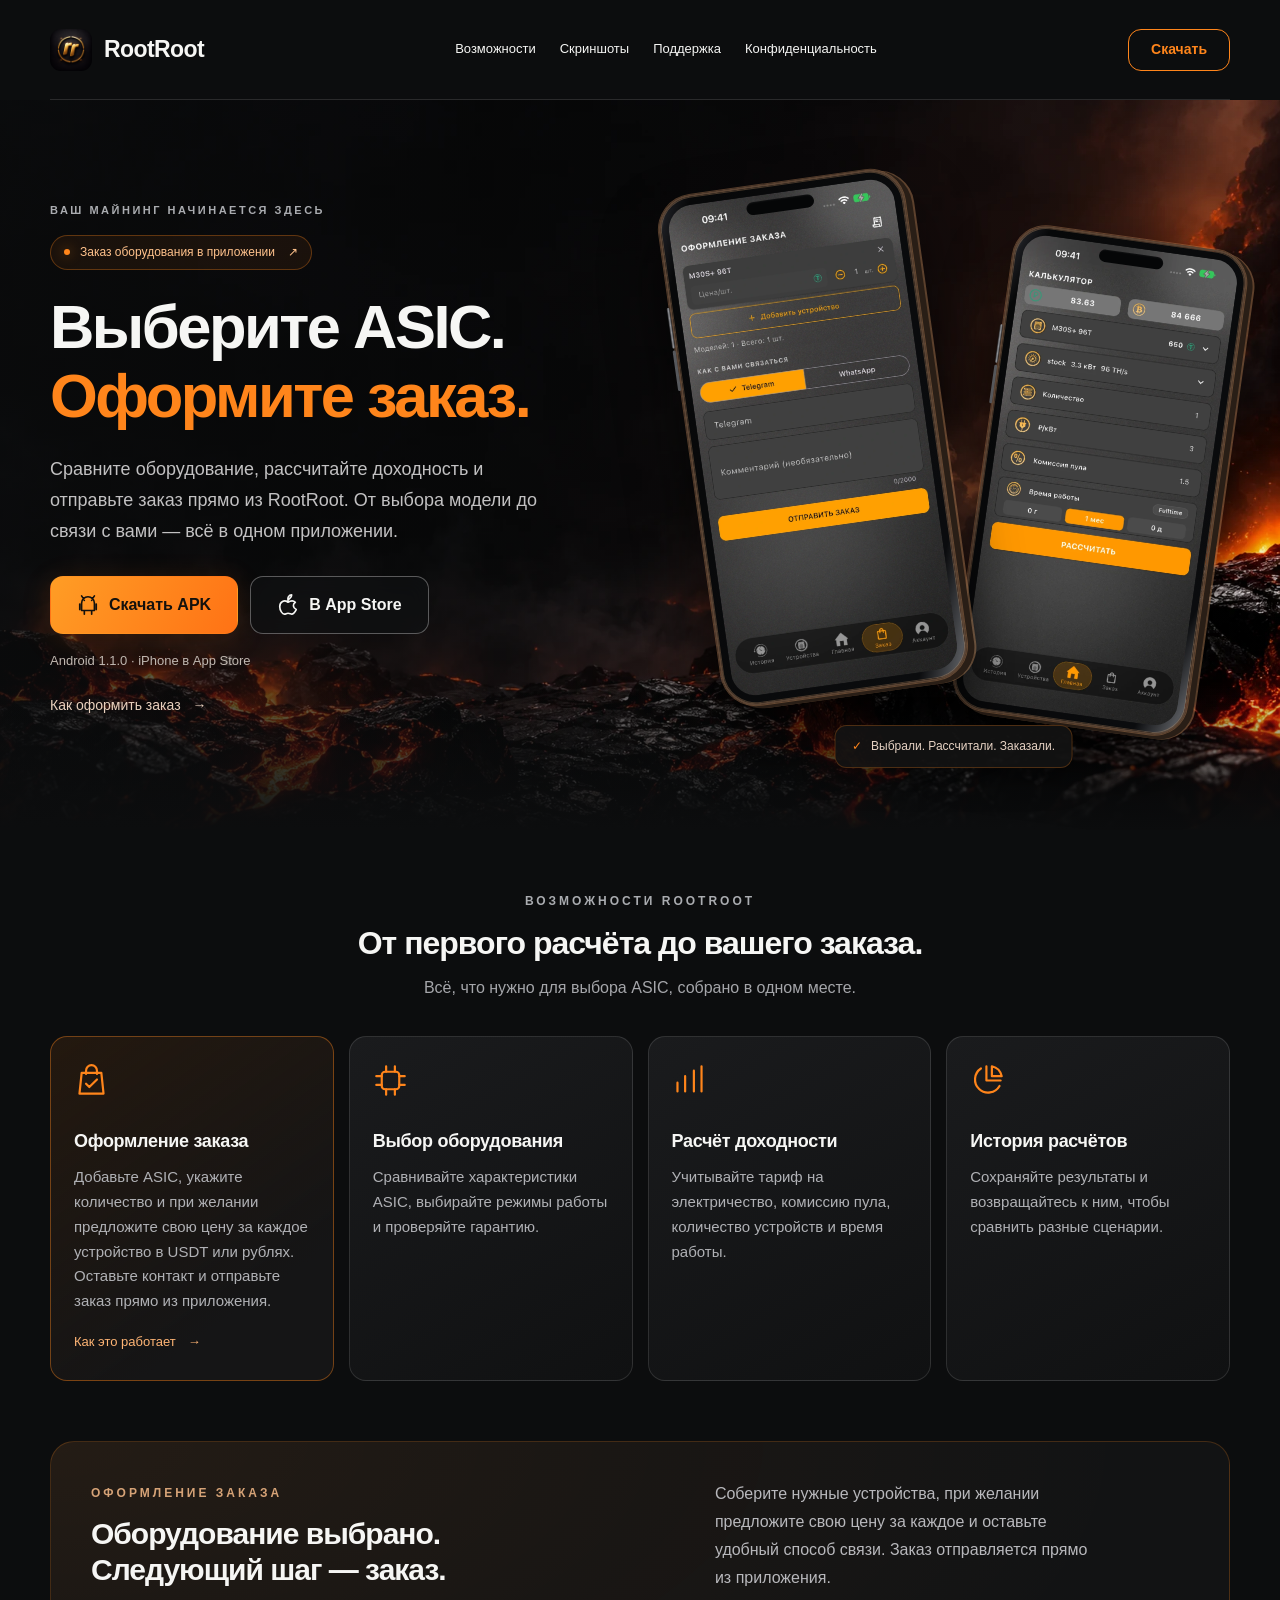
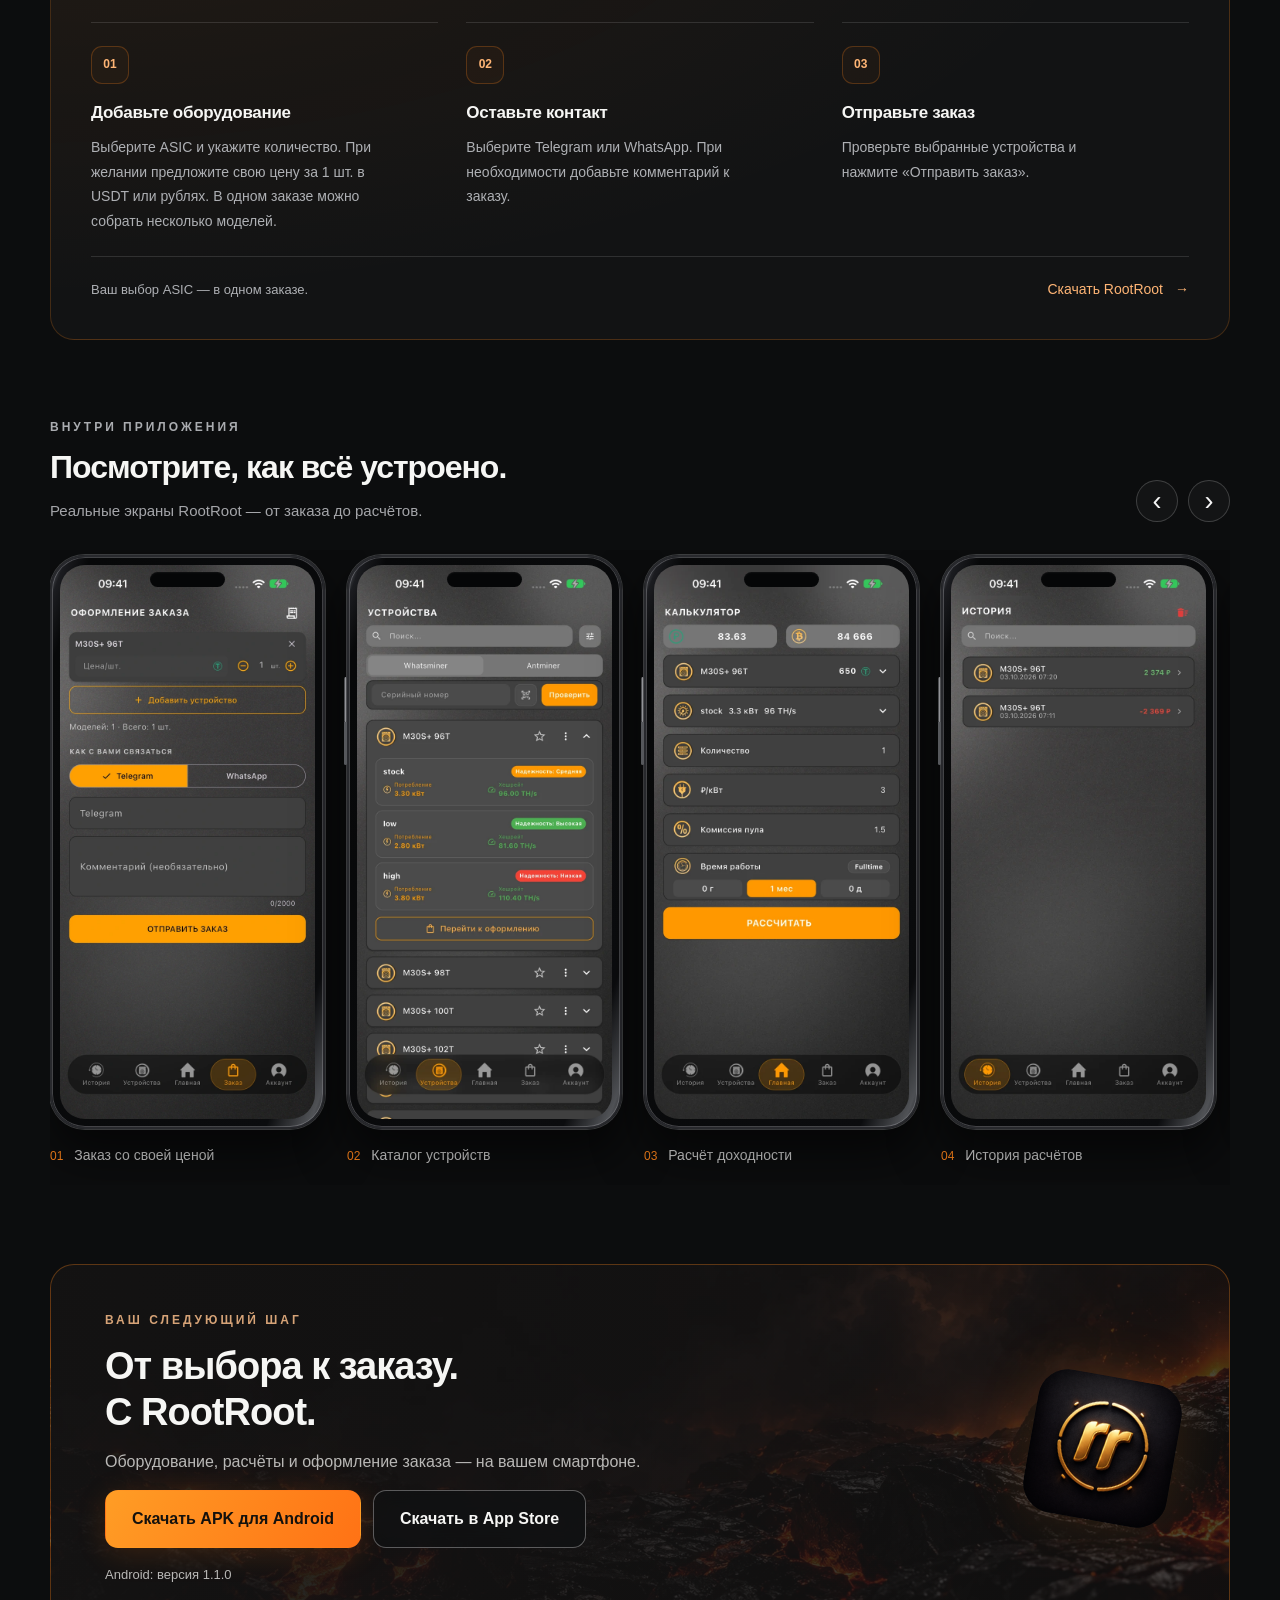
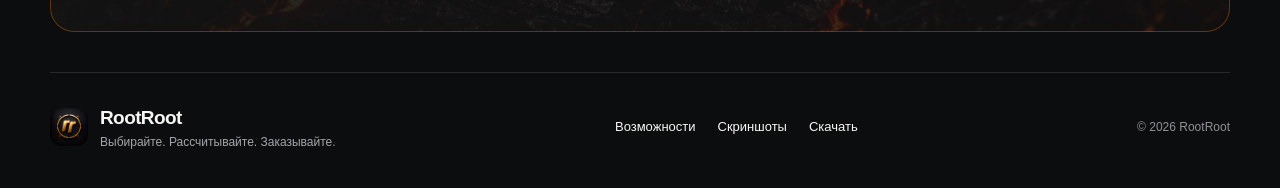
<file: index.html>
<!doctype html>
<html lang="ru">
<head>
  <meta charset="utf-8">
  <meta name="viewport" content="width=device-width,initial-scale=1">
  <meta name="theme-color" content="#0c0d0e">
  <title>RootRoot — выбор ASIC, расчёт доходности и оформление заказа</title>
  <meta name="description" content="Выберите ASIC, рассчитайте доходность майнинга и оформите заказ на оборудование прямо в RootRoot. Приложение для Android и iPhone.">
  <link rel="icon" href="assets/icon.png">
  <link rel="stylesheet" href="assets/style.css?v=20261006">
  <script src="assets/site.js?v=20261006" defer></script>
</head>
<body>
  <header class="site-header container">
    <a class="brand" href="./"><img src="assets/icon.png" alt="" width="42" height="42"><span>RootRoot</span></a>
    <nav aria-label="Основная навигация">
      <a href="./#features">Возможности</a>
      <a href="./#screenshots">Скриншоты</a>
      <a href="support.html">Поддержка</a>
      <a href="privacy.html">Конфиденциальность</a>
    </nav>
    <a class="button small outline" href="./#download">Скачать</a>
  </header>
  <main>
    <section class="hero-main" aria-labelledby="hero-title">
      <div class="hero-content container">
        <div class="hero-copy">
          <p class="eyebrow">ВАШ МАЙНИНГ НАЧИНАЕТСЯ ЗДЕСЬ</p>
          <a class="hero-badge" href="#order"><span aria-hidden="true"></span>Заказ оборудования в приложении <span aria-hidden="true">↗</span></a>
          <h1 id="hero-title">Выберите ASIC.<br><span>Оформите заказ.</span></h1>
          <p class="intro">Сравните оборудование, рассчитайте доходность и отправьте заказ прямо из RootRoot. От выбора модели до связи с вами — всё в одном приложении.</p>
          <div class="actions">
            <a class="button primary" href="https://github.com/fenixosa67/rootroot/releases/latest/download/rootroot.apk"><svg aria-hidden="true" viewBox="0 0 24 24"><path d="m7 5-2-3m12 3 2-3M5 10a7 7 0 0 1 14 0v8H5zM3 11v6m18-6v6M8 18v4m8-4v4M8 7h.01M16 7h.01"/></svg>Скачать APK</a>
            <a class="button glass" href="https://apps.apple.com/app/id6760928180"><svg aria-hidden="true" viewBox="0 0 24 24"><path d="M12 7c2-3 4-3 4-6-3 0-5 3-4 6Zm0 2c-4-3-9-1-9 5 0 4 3 8 5 8 2 0 2-1 4-1s3 1 4 1c2 0 4-3 5-5-4-2-4-6-1-8-2-2-5-2-8 0Z"/></svg>В App Store</a>
          </div>
          <p class="download-note">Android 1.1.0 · iPhone в App Store</p>
          <a class="text-link" href="#order">Как оформить заказ <span aria-hidden="true">→</span></a>
        </div>
        <div class="hero-phones" aria-label="Оформление заказа и расчёт доходности в RootRoot">
          <div class="phone phone-back"><img src="assets/01_home.webp" alt="Калькулятор доходности RootRoot" width="660" height="1434"></div>
          <div class="phone phone-front"><img src="assets/03_order.webp?v=20261006-price" alt="Оформление заказа: оборудование, количество, своя цена за устройство и контакт для связи" width="660" height="1434" fetchpriority="high"></div>
          <div class="phone-caption"><span aria-hidden="true">✓</span> Выбрали. Рассчитали. Заказали.</div>
        </div>
      </div>
    </section>

    <section class="features container" id="features" aria-labelledby="features-title">
      <div class="section-heading">
        <p class="eyebrow">ВОЗМОЖНОСТИ ROOTROOT</p>
        <h2 id="features-title">От первого расчёта<br class="mobile-break"> до вашего заказа.</h2>
        <p>Всё, что нужно для выбора ASIC, собрано в одном месте.</p>
      </div>
      <div class="feature-grid">
        <article class="feature feature-highlight">
          <span class="feature-icon" aria-hidden="true"><svg viewBox="0 0 32 32"><path d="M7 9h18l2 19H5zM11 10V7a5 5 0 0 1 10 0v3M11 19l3 3 7-7"/></svg></span>
          <h3>Оформление заказа</h3>
          <p>Добавьте ASIC, укажите количество и при желании предложите свою цену за каждое устройство в USDT или рублях. Оставьте контакт и отправьте заказ прямо из приложения.</p>
          <a class="feature-link" href="#order">Как это работает <span aria-hidden="true">→</span></a>
        </article>
        <article class="feature">
          <span class="feature-icon" aria-hidden="true"><svg viewBox="0 0 32 32"><rect x="8" y="8" width="16" height="16" rx="3"/><path d="M12 3v5m8-5v5M12 24v5m8-5v5M3 12h5m-5 8h5m16-8h5m-5 8h5"/></svg></span>
          <h3>Выбор оборудования</h3>
          <p>Сравнивайте характеристики ASIC, выбирайте режимы работы и проверяйте гарантию.</p>
        </article>
        <article class="feature">
          <span class="feature-icon" aria-hidden="true"><svg viewBox="0 0 32 32"><path d="M5 26V18m7 8V12m8 14V7m7 19V3"/></svg></span>
          <h3>Расчёт доходности</h3>
          <p>Учитывайте тариф на электричество, комиссию пула, количество устройств и время работы.</p>
        </article>
        <article class="feature">
          <span class="feature-icon" aria-hidden="true"><svg viewBox="0 0 32 32"><path d="M15 3v13h13M27 21A12 12 0 1 1 10 5M20 3a12 12 0 0 1 9 9h-9z"/></svg></span>
          <h3>История расчётов</h3>
          <p>Сохраняйте результаты и возвращайтесь к ним, чтобы сравнить разные сценарии.</p>
        </article>
      </div>
    </section>

    <section class="order-section container" id="order" aria-labelledby="order-title">
      <div class="order-heading">
        <div><p class="eyebrow">ОФОРМЛЕНИЕ ЗАКАЗА</p><h2 id="order-title">Оборудование выбрано.<br>Следующий шаг — заказ.</h2></div>
        <p>Соберите нужные устройства, при желании предложите свою цену за каждое и оставьте удобный способ связи. Заказ отправляется прямо из приложения.</p>
      </div>
      <ol class="order-steps">
        <li><span class="step-number" aria-hidden="true">01</span><h3>Добавьте оборудование</h3><p>Выберите ASIC и укажите количество. При желании предложите свою цену за 1 шт. в USDT или рублях. В одном заказе можно собрать несколько моделей.</p></li>
        <li><span class="step-number" aria-hidden="true">02</span><h3>Оставьте контакт</h3><p>Выберите Telegram или WhatsApp. При необходимости добавьте комментарий к заказу.</p></li>
        <li><span class="step-number" aria-hidden="true">03</span><h3>Отправьте заказ</h3><p>Проверьте выбранные устройства и нажмите «Отправить заказ».</p></li>
      </ol>
      <div class="order-bottom"><span>Ваш выбор ASIC — в одном заказе.</span><a class="text-link" href="#download">Скачать RootRoot <span aria-hidden="true">→</span></a></div>
    </section>

    <section class="screenshots container" id="screenshots" aria-labelledby="screenshots-title">
      <div class="gallery-heading">
        <div><p class="eyebrow">ВНУТРИ ПРИЛОЖЕНИЯ</p><h2 id="screenshots-title">Посмотрите, как всё устроено.</h2><p class="gallery-description">Реальные экраны RootRoot — от заказа до расчётов.</p></div>
        <div class="gallery-controls"><button type="button" data-scroll="-1" aria-label="Предыдущие скриншоты" aria-controls="screenshot-track">‹</button><button type="button" data-scroll="1" aria-label="Следующие скриншоты" aria-controls="screenshot-track">›</button></div>
      </div>
      <div class="screenshot-track" id="screenshot-track" tabindex="0" role="region" aria-label="Скриншоты приложения, прокрутите для просмотра">
        <figure><div class="phone"><img src="assets/03_order.webp?v=20261006-price" alt="Оформление заказа с предложением своей цены за устройство в USDT или рублях" width="660" height="1434" loading="lazy"></div><figcaption><span>01</span> Заказ со своей ценой</figcaption></figure>
        <figure><div class="phone"><img src="assets/02_devices.webp" alt="Экран списка устройств" width="660" height="1434" loading="lazy"></div><figcaption><span>02</span> Каталог устройств</figcaption></figure>
        <figure><div class="phone"><img src="assets/01_home.webp" alt="Экран калькулятора" width="660" height="1434" loading="lazy"></div><figcaption><span>03</span> Расчёт доходности</figcaption></figure>
        <figure><div class="phone"><img src="assets/05_history.webp" alt="Сохранённые расчёты" width="660" height="1434" loading="lazy"></div><figcaption><span>04</span> История расчётов</figcaption></figure>
        <figure><div class="phone"><img src="assets/04_account.webp" alt="Личный аккаунт" width="660" height="1434" loading="lazy"></div><figcaption><span>05</span> Аккаунт и поддержка</figcaption></figure>
      </div>
    </section>

    <section class="download-section container" id="download" aria-labelledby="download-title">
      <div class="download-copy">
        <p class="eyebrow">ВАШ СЛЕДУЮЩИЙ ШАГ</p>
        <h2 id="download-title">От выбора к заказу.<br>С RootRoot.</h2>
        <p>Оборудование, расчёты и оформление заказа — на вашем смартфоне.</p>
        <div class="actions"><a class="button primary" href="https://github.com/fenixosa67/rootroot/releases/latest/download/rootroot.apk">Скачать APK для Android</a><a class="button glass" href="https://apps.apple.com/app/id6760928180">Скачать в App Store</a></div>
        <p class="download-note">Android: версия 1.1.0</p>
      </div>
      <img class="download-icon" src="assets/icon.png" width="192" height="192" alt="Иконка RootRoot" loading="lazy">
    </section>
  </main>
  <footer class="site-footer container">
    <a class="brand" href="./"><img src="assets/icon.png" alt="" width="38" height="38"><span>RootRoot<small>Выбирайте. Рассчитывайте. Заказывайте.</small></span></a>
    <nav aria-label="Ссылки внизу страницы"><a href="./#features">Возможности</a><a href="./#screenshots">Скриншоты</a><a href="./#download">Скачать</a></nav>
    <span class="copyright">© 2026 RootRoot</span>
  </footer>
</body>
</html>
</file>
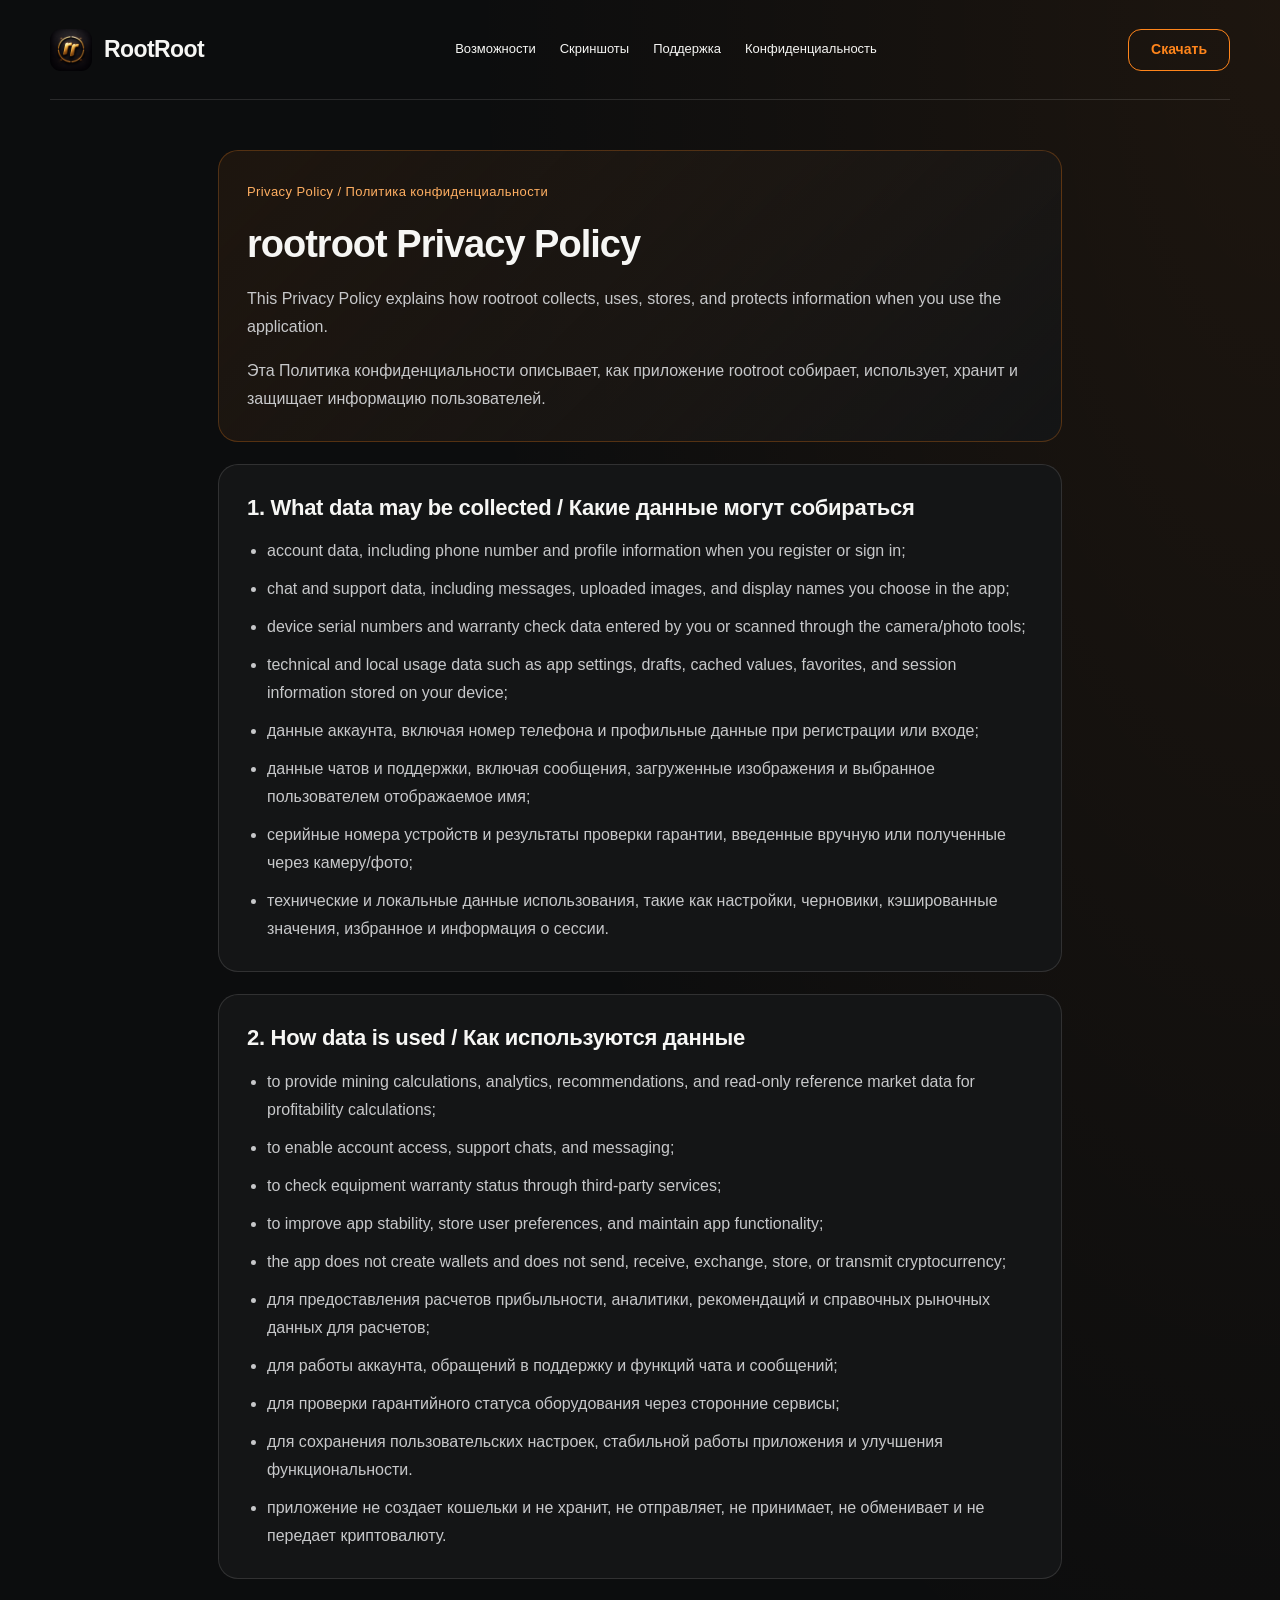
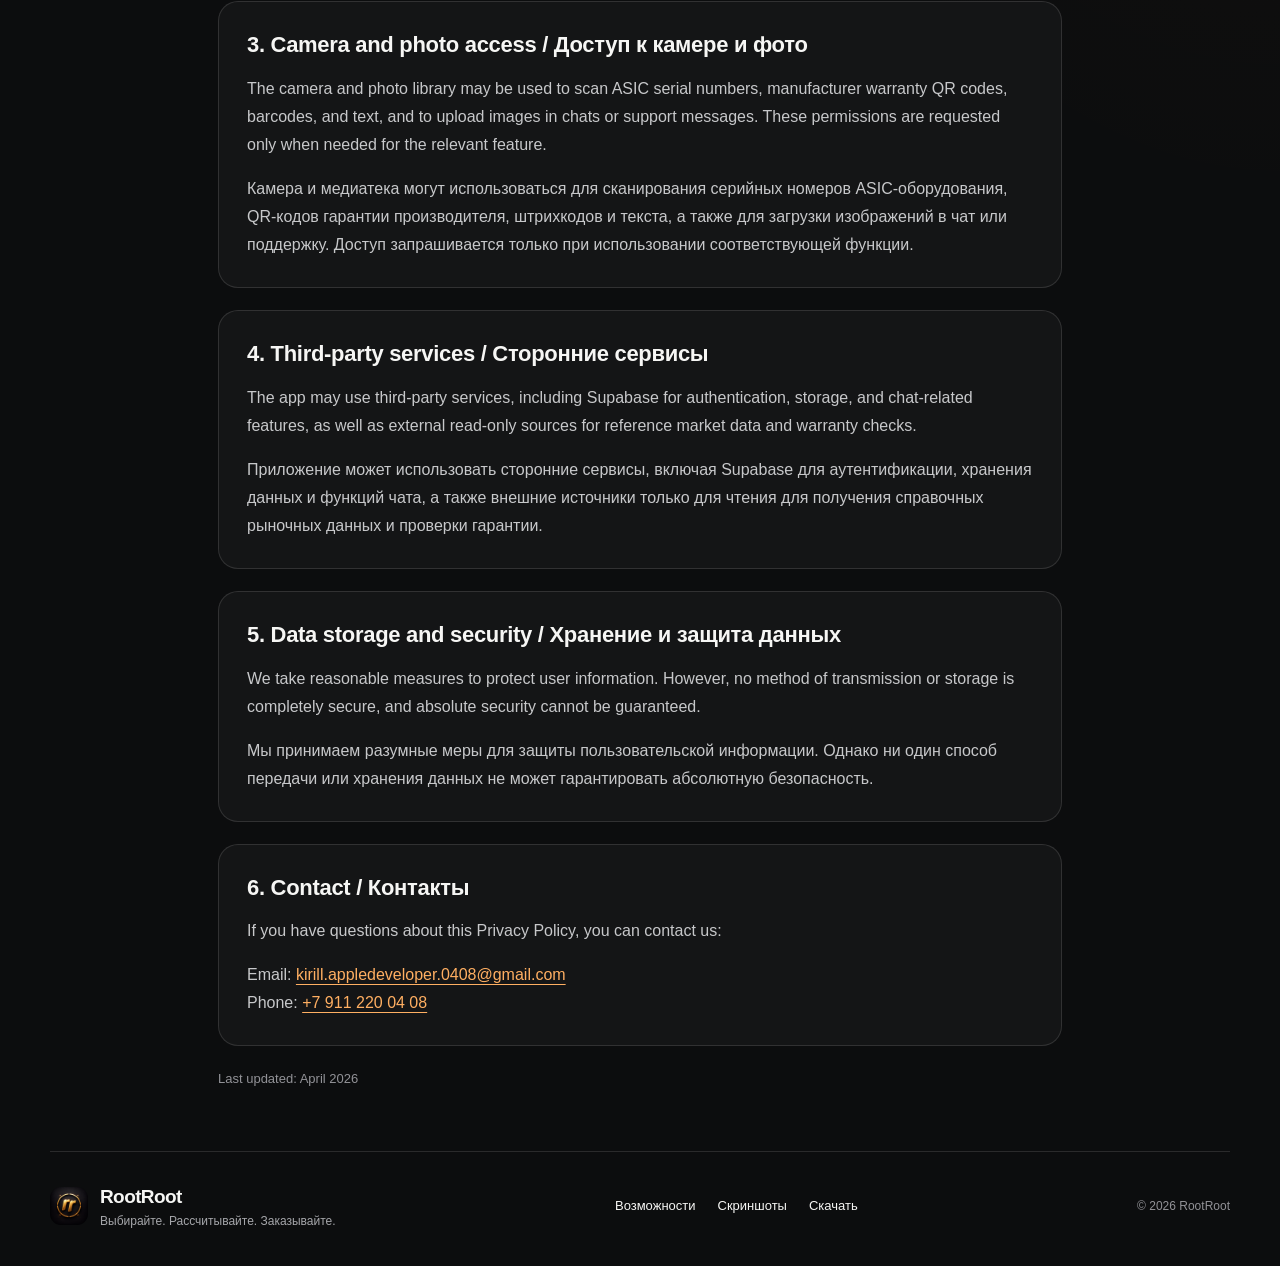
<file: privacy.html>
<!DOCTYPE html>
<html lang="ru">
  <head>
    <meta charset="UTF-8" />
    <meta name="viewport" content="width=device-width, initial-scale=1.0" />
    <title>Политика конфиденциальности — RootRoot</title>
    <link rel="stylesheet" href="assets/style.css?v=20261006"><link rel="stylesheet" href="assets/legal.css"><link rel="icon" href="assets/icon.png">
  </head>
  <body class="legal"><header class="site-header container">
    <a class="brand" href="./"><img src="assets/icon.png" alt="" width="42" height="42"><span>RootRoot</span></a>
    <nav aria-label="Основная навигация">
      <a href="./#features">Возможности</a>
      <a href="./#screenshots">Скриншоты</a>
      <a href="support.html">Поддержка</a>
      <a href="privacy.html">Конфиденциальность</a>
    </nav>
    <a class="button small outline" href="./#download">Скачать</a>
  </header>
    <main class="wrap">
      <section class="hero">
        <span class="badge">Privacy Policy / Политика конфиденциальности</span>
        <h1>rootroot Privacy Policy</h1>
        <p>
          This Privacy Policy explains how rootroot collects, uses, stores, and
          protects information when you use the application.
        </p>
        <p>
          Эта Политика конфиденциальности описывает, как приложение rootroot
          собирает, использует, хранит и защищает информацию пользователей.
        </p>
      </section>

      <section class="section">
        <h2>1. What data may be collected / Какие данные могут собираться</h2>
        <ul>
          <li>
            account data, including phone number and profile information when
            you register or sign in;
          </li>
          <li>
            chat and support data, including messages, uploaded images, and
            display names you choose in the app;
          </li>
          <li>
            device serial numbers and warranty check data entered by you or
            scanned through the camera/photo tools;
          </li>
          <li>
            technical and local usage data such as app settings, drafts, cached
            values, favorites, and session information stored on your device;
          </li>
          <li>
            данные аккаунта, включая номер телефона и профильные данные при
            регистрации или входе;
          </li>
          <li>
            данные чатов и поддержки, включая сообщения, загруженные изображения
            и выбранное пользователем отображаемое имя;
          </li>
          <li>
            серийные номера устройств и результаты проверки гарантии, введенные
            вручную или полученные через камеру/фото;
          </li>
          <li>
            технические и локальные данные использования, такие как настройки,
            черновики, кэшированные значения, избранное и информация о сессии.
          </li>
        </ul>
      </section>

      <section class="section">
        <h2>2. How data is used / Как используются данные</h2>
        <ul>
          <li>
            to provide mining calculations, analytics, recommendations, and
            read-only reference market data for profitability calculations;
          </li>
          <li>to enable account access, support chats, and messaging;</li>
          <li>to check equipment warranty status through third-party services;</li>
          <li>
            to improve app stability, store user preferences, and maintain app
            functionality;
          </li>
          <li>
            the app does not create wallets and does not send, receive,
            exchange, store, or transmit cryptocurrency;
          </li>
          <li>
            для предоставления расчетов прибыльности, аналитики,
            рекомендаций и справочных рыночных данных для расчетов;
          </li>
          <li>
            для работы аккаунта, обращений в поддержку и функций чата и
            сообщений;
          </li>
          <li>
            для проверки гарантийного статуса оборудования через сторонние
            сервисы;
          </li>
          <li>
            для сохранения пользовательских настроек, стабильной работы
            приложения и улучшения функциональности.
          </li>
          <li>
            приложение не создает кошельки и не хранит, не отправляет, не
            принимает, не обменивает и не передает криптовалюту.
          </li>
        </ul>
      </section>

      <section class="section">
        <h2>3. Camera and photo access / Доступ к камере и фото</h2>
        <p>
          The camera and photo library may be used to scan ASIC serial numbers,
          manufacturer warranty QR codes, barcodes, and text, and to upload
          images in chats or support messages. These permissions are requested
          only when needed for the relevant feature.
        </p>
        <p>
          Камера и медиатека могут использоваться для сканирования серийных
          номеров ASIC-оборудования, QR-кодов гарантии производителя,
          штрихкодов и текста, а также для загрузки изображений в чат или
          поддержку. Доступ запрашивается только при использовании
          соответствующей функции.
        </p>
      </section>

      <section class="section">
        <h2>4. Third-party services / Сторонние сервисы</h2>
        <p>
          The app may use third-party services, including Supabase for
          authentication, storage, and chat-related features, as well as
          external read-only sources for reference market data and warranty
          checks.
        </p>
        <p>
          Приложение может использовать сторонние сервисы, включая Supabase для
          аутентификации, хранения данных и функций чата, а также внешние
          источники только для чтения для получения справочных рыночных данных
          и проверки гарантии.
        </p>
      </section>

      <section class="section">
        <h2>5. Data storage and security / Хранение и защита данных</h2>
        <p>
          We take reasonable measures to protect user information. However, no
          method of transmission or storage is completely secure, and absolute
          security cannot be guaranteed.
        </p>
        <p>
          Мы принимаем разумные меры для защиты пользовательской информации.
          Однако ни один способ передачи или хранения данных не может
          гарантировать абсолютную безопасность.
        </p>
      </section>

      <section class="section">
        <h2>6. Contact / Контакты</h2>
        <p>
          If you have questions about this Privacy Policy, you can contact us:
        </p>
        <p>
          Email:
          <a href="mailto:kirill.appledeveloper.0408@gmail.com">
            kirill.appledeveloper.0408@gmail.com
          </a>
          <br />
          Phone:
          <a href="tel:+79112200408">+7 911 220 04 08</a>
        </p>
      </section>

      <p class="footer">Last updated: April 2026</p>
    </main>
  <footer class="site-footer container">
    <a class="brand" href="./"><img src="assets/icon.png" alt="" width="38" height="38"><span>RootRoot<small>Выбирайте. Рассчитывайте. Заказывайте.</small></span></a>
    <nav aria-label="Ссылки внизу страницы"><a href="./#features">Возможности</a><a href="./#screenshots">Скриншоты</a><a href="./#download">Скачать</a></nav>
    <span class="copyright">© 2026 RootRoot</span>
  </footer></body>
</html>
</file>
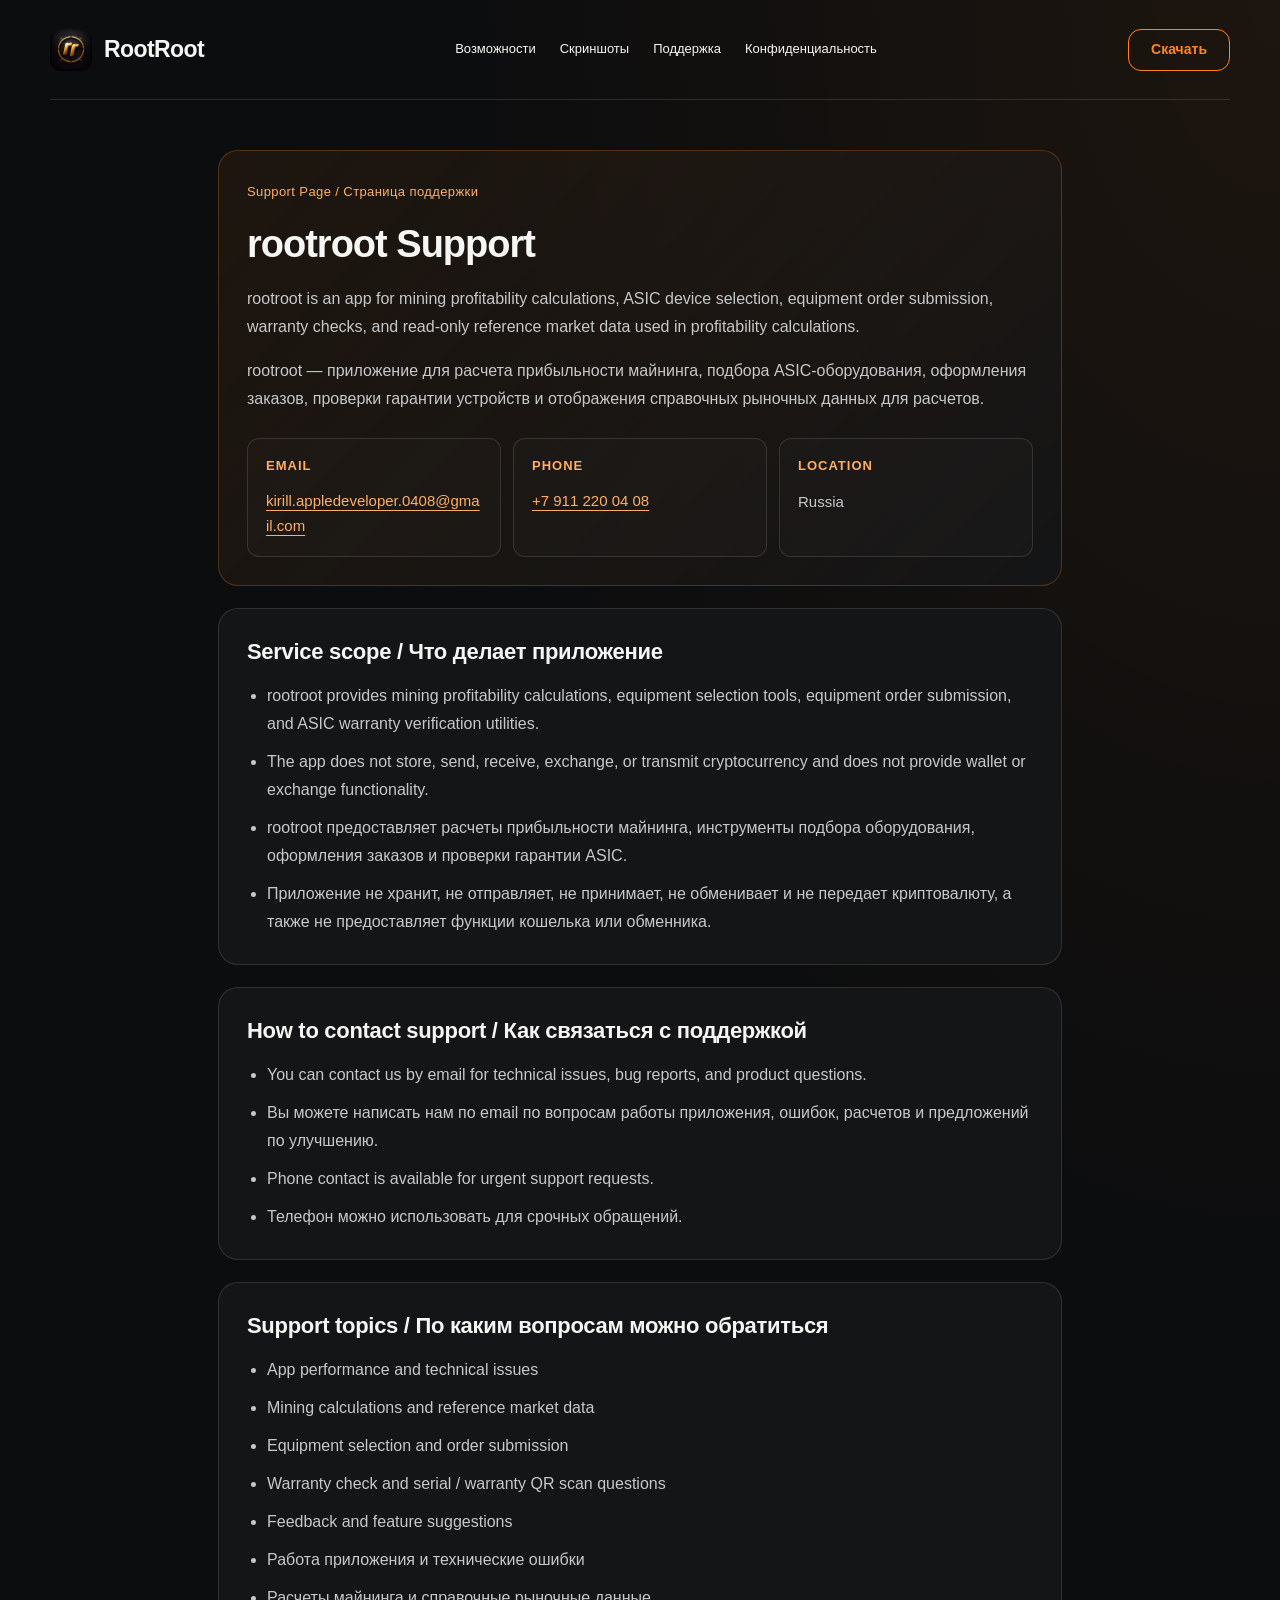
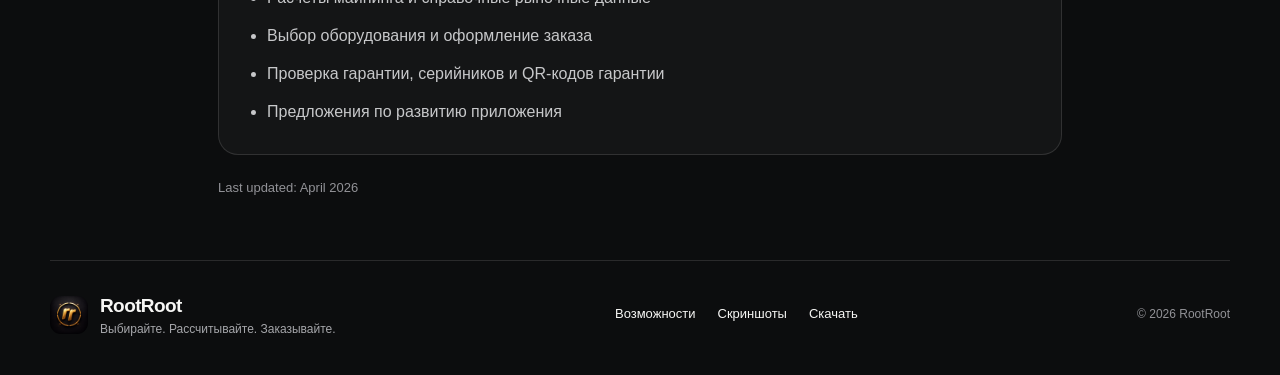
<file: support.html>
<!DOCTYPE html>
<html lang="ru">
  <head>
    <meta charset="UTF-8" />
    <meta name="viewport" content="width=device-width, initial-scale=1.0" />
    <title>Поддержка — RootRoot</title>
    <link rel="stylesheet" href="assets/style.css?v=20261006"><link rel="stylesheet" href="assets/legal.css"><link rel="icon" href="assets/icon.png">
  </head>
  <body class="legal"><header class="site-header container">
    <a class="brand" href="./"><img src="assets/icon.png" alt="" width="42" height="42"><span>RootRoot</span></a>
    <nav aria-label="Основная навигация">
      <a href="./#features">Возможности</a>
      <a href="./#screenshots">Скриншоты</a>
      <a href="support.html">Поддержка</a>
      <a href="privacy.html">Конфиденциальность</a>
    </nav>
    <a class="button small outline" href="./#download">Скачать</a>
  </header>
    <main class="wrap">
      <section class="hero">
        <span class="badge">Support Page / Страница поддержки</span>
        <h1>rootroot Support</h1>
        <p class="subtitle">
          rootroot is an app for mining profitability calculations, ASIC device
          selection, equipment order submission, warranty checks, and read-only reference market data used
          in profitability calculations.
        </p>
        <p class="subtitle" style="margin-top: 10px;">
          rootroot — приложение для расчета прибыльности майнинга, подбора
          ASIC-оборудования, оформления заказов, проверки гарантии устройств и отображения
          справочных рыночных данных для расчетов.
        </p>

        <div class="grid">
          <div class="card">
            <h2>Email</h2>
            <a href="mailto:kirill.appledeveloper.0408@gmail.com">
              kirill.appledeveloper.0408@gmail.com
            </a>
          </div>

          <div class="card">
            <h2>Phone</h2>
            <a href="tel:+79112200408">+7 911 220 04 08</a>
          </div>

          <div class="card">
            <h2>Location</h2>
            <p>Russia</p>
          </div>
        </div>
      </section>

      <section class="section">
        <h3>Service scope / Что делает приложение</h3>
        <ul>
          <li>
            rootroot provides mining profitability calculations, equipment
            selection tools, equipment order submission, and ASIC warranty verification utilities.
          </li>
          <li>
            The app does not store, send, receive, exchange, or transmit
            cryptocurrency and does not provide wallet or exchange
            functionality.
          </li>
          <li>
            rootroot предоставляет расчеты прибыльности майнинга, инструменты
            подбора оборудования, оформления заказов и проверки гарантии ASIC.
          </li>
          <li>
            Приложение не хранит, не отправляет, не принимает, не обменивает и
            не передает криптовалюту, а также не предоставляет функции кошелька
            или обменника.
          </li>
        </ul>
      </section>

      <section class="section">
        <h3>How to contact support / Как связаться с поддержкой</h3>
        <ul>
          <li>
            You can contact us by email for technical issues, bug reports, and
            product questions.
          </li>
          <li>
            Вы можете написать нам по email по вопросам работы приложения,
            ошибок, расчетов и предложений по улучшению.
          </li>
          <li>
            Phone contact is available for urgent support requests.
          </li>
          <li>
            Телефон можно использовать для срочных обращений.
          </li>
        </ul>
      </section>

      <section class="section">
        <h3>Support topics / По каким вопросам можно обратиться</h3>
        <ul>
          <li>App performance and technical issues</li>
          <li>Mining calculations and reference market data</li>
          <li>Equipment selection and order submission</li>
          <li>Warranty check and serial / warranty QR scan questions</li>
          <li>Feedback and feature suggestions</li>
          <li>Работа приложения и технические ошибки</li>
          <li>Расчеты майнинга и справочные рыночные данные</li>
          <li>Выбор оборудования и оформление заказа</li>
          <li>Проверка гарантии, серийников и QR-кодов гарантии</li>
          <li>Предложения по развитию приложения</li>
        </ul>
      </section>

      <p class="footer">
        Last updated: April 2026
      </p>
    </main>
  <footer class="site-footer container">
    <a class="brand" href="./"><img src="assets/icon.png" alt="" width="38" height="38"><span>RootRoot<small>Выбирайте. Рассчитывайте. Заказывайте.</small></span></a>
    <nav aria-label="Ссылки внизу страницы"><a href="./#features">Возможности</a><a href="./#screenshots">Скриншоты</a><a href="./#download">Скачать</a></nav>
    <span class="copyright">© 2026 RootRoot</span>
  </footer></body>
</html>
</file>
<file: assets/style.css>
:root{color-scheme:dark;--bg:#0c0d0e;--panel:#141516;--text:#f6f6f4;--muted:#a5a6aa;--orange:#ff851b;--line:rgba(255,255,255,.12)}*{box-sizing:border-box}html{scroll-behavior:smooth;scroll-padding-top:90px}body{margin:0;background:var(--bg);color:var(--text);font-family:-apple-system,BlinkMacSystemFont,"Segoe UI",Arial,sans-serif;line-height:1.55}a{color:inherit;text-decoration:none}button,a{-webkit-tap-highlight-color:transparent}a:focus-visible,button:focus-visible,[tabindex]:focus-visible{outline:2px solid var(--orange);outline-offset:5px}img{display:block;max-width:100%}.container{width:min(1180px,calc(100% - 80px));margin-inline:auto}.site-header{position:relative;z-index:5;display:flex;align-items:center;justify-content:space-between;gap:24px;min-height:100px;border-bottom:1px solid var(--line)}.brand{display:flex;align-items:center;gap:12px;font-size:23px;font-weight:650;letter-spacing:-.6px;flex-shrink:0}.brand img{border-radius:11px}.brand small{display:block;font-size:12px;font-weight:400;color:var(--muted);letter-spacing:0}.site-header nav,.site-footer nav{display:flex;align-items:center;gap:30px;font-size:14px}.site-header nav a,.site-footer nav a{transition:color .2s}.site-header nav a:hover,.site-footer nav a:hover{color:var(--orange)}.button{display:inline-flex;justify-content:center;align-items:center;gap:10px;min-height:58px;padding:15px 26px;border-radius:13px;font-size:16px;font-weight:650;border:1px solid transparent;transition:background .2s,box-shadow .2s,transform .2s;white-space:nowrap}.button:hover{transform:translateY(-2px)}.button.primary{background:linear-gradient(120deg,#ff9d25,#ff7215);color:#14110d;box-shadow:0 6px 30px #f7721429}.button.primary:hover{box-shadow:0 7px 35px #f7721450}.button.glass{border-color:#ffffff50;background:#101112b8;backdrop-filter:blur(10px)}.button.glass:hover{background:#242323}.button.outline{border-color:var(--orange);color:var(--orange)}.button.small{min-height:42px;padding:9px 22px;font-size:14px}.button svg{width:22px;height:22px;fill:none;stroke:currentColor;stroke-width:1.8;stroke-linecap:round;stroke-linejoin:round}.hero-main{position:relative;overflow:hidden;background:linear-gradient(90deg,#0c0d0e77,#0c0d0e00),url('hero.webp') center 66%/cover no-repeat}.hero-main:after{content:"";position:absolute;inset:0;pointer-events:none;background:linear-gradient(0deg,var(--bg),transparent 20%)}.hero-content{position:relative;z-index:1;min-height:665px;display:grid;grid-template-columns:1.08fr 1fr;align-items:center;gap:22px}.hero-copy{padding:30px 0 65px}.eyebrow{font-size:12px;font-weight:600;letter-spacing:3px;color:#aaacb0;margin:0 0 20px}h1,h2,h3,p{margin-top:0}h1{font-size:clamp(44px,4.9vw,66px);letter-spacing:-2.6px;line-height:1.08;margin-bottom:25px}h1 span{color:var(--orange)}.intro{font-size:20px;line-height:1.65;color:#b7b8bd;max-width:475px;margin-bottom:30px}.actions{display:flex;gap:12px;flex-wrap:wrap}.download-note{color:#c0b8b1;font-size:13px;margin:17px 0 22px}.text-link{font-size:14px;color:#c1c1c5;text-decoration:underline;text-underline-offset:5px}.hero-phones{position:relative;height:570px;margin-top:36px;isolation:isolate}.phone{background:#0c0d0e;padding:7px;border-radius:31px;border:1px solid #62646a;overflow:hidden;box-shadow:0 18px 40px #0007;flex-shrink:0}.phone img{width:100%;height:auto;border-radius:24px}.hero-phones .phone{position:absolute;width:248px;box-shadow:8px 18px 3px #0a0909,10px 19px 2px #965624,0 35px 60px #0009}.phone-front{left:12px;top:7px;z-index:2;transform:rotate(-8deg)}.phone-back{right:6px;top:52px;transform:rotate(8deg) scale(.95)}.features{padding:40px 0 74px}.section-heading{text-align:center;margin-bottom:32px}.section-heading .eyebrow{margin-bottom:13px}h2{font-size:32px;line-height:1.2;letter-spacing:-1px;margin-bottom:14px}.section-heading>p:last-child{color:var(--muted);font-size:16px}.mobile-break{display:none}.feature-grid{display:grid;grid-template-columns:repeat(4,minmax(0,1fr));gap:15px}.feature{padding:26px 23px;border:1px solid var(--line);border-radius:17px;background:linear-gradient(150deg,#1a1b1d,#101112)}.feature-icon{display:block;color:var(--orange);margin-bottom:22px}.feature-icon svg{width:35px;height:35px;fill:none;stroke:currentColor;stroke-width:2;stroke-linejoin:round;stroke-linecap:round}.feature h3{font-size:18px;margin-bottom:10px;letter-spacing:-.3px}.feature p{color:#b0b1b5;font-size:15px;line-height:1.65;margin:0}.screenshots{padding:8px 0 65px}.gallery-heading{display:flex;justify-content:space-between;align-items:end;gap:20px;margin-bottom:28px}.gallery-heading .eyebrow{margin-bottom:12px}.gallery-heading h2{margin-bottom:0}.gallery-controls{display:flex;gap:10px}.gallery-controls button{width:42px;height:42px;background:#131415;color:#f5f5f5;border:1px solid #ffffff30;border-radius:50%;font-size:27px;cursor:pointer}.gallery-controls button:hover{border-color:var(--orange);color:var(--orange)}.screenshot-track{display:flex;gap:22px;overflow:auto;scrollbar-width:thin;scrollbar-color:#666 #121314;scroll-snap-type:x mandatory;padding-bottom:18px}.screenshot-track figure{margin:0;width:calc((100% - 66px)/4);flex:none;scroll-snap-align:start}.screenshot-track .phone{border-radius:28px}.screenshot-track .phone img{border-radius:21px}.screenshot-track figcaption{font-size:14px;margin-top:16px;color:#ddd}.screenshot-track figcaption span{color:var(--orange);margin-right:7px;font-size:12px}.download-section{position:relative;overflow:hidden;display:flex;align-items:center;justify-content:space-between;gap:30px;margin-top:8px;margin-bottom:40px;padding:46px 54px;border:1px solid #c57a3240;border-radius:24px;background:linear-gradient(90deg,#141313f5,#141313c5),url('hero.webp') center bottom/cover}.download-copy{z-index:1}.download-copy .eyebrow{color:#d6a377;margin-bottom:15px}.download-copy>p{color:#b9b8b6}.download-copy h2{font-size:34px}.download-copy .download-note{margin-bottom:0;font-size:13px}.download-icon{width:145px;height:145px;transform:rotate(10deg);border-radius:30px;box-shadow:0 0 60px #ff851b26;flex-shrink:0}.site-footer{padding:30px 0 36px;display:flex;align-items:center;justify-content:space-between;gap:24px;border-top:1px solid var(--line)}.site-footer .brand{font-size:19px}.site-footer nav{gap:22px;font-size:13px}.copyright{font-size:12px;color:#929297;white-space:nowrap}@media(min-width:1400px){.hero-content{min-height:710px}.hero-phones{height:610px}.hero-phones .phone{width:265px}}@media(max-width:1050px){.container{width:calc(100% - 48px)}.hero-content{min-height:600px}.hero-phones{height:500px}.hero-phones .phone{width:205px}.phone-front{left:0}.phone-back{right:8px}.hero-copy .button{padding-inline:19px}.hero-copy h1{font-size:52px}.feature{padding:22px 18px}.site-footer{flex-wrap:wrap}.copyright{margin-left:auto}}@media(max-width:760px){html{scroll-padding-top:20px}.container{width:calc(100% - 36px)}.site-header{min-height:82px;gap:10px}.site-header .brand{font-size:20px;gap:9px}.site-header .brand img{width:35px;height:35px}.site-header nav{gap:16px;font-size:13px}.hero-content{grid-template-columns:1fr;gap:0;min-height:auto}.hero-copy{padding:47px 0 22px;text-align:center}.eyebrow{font-size:12px;letter-spacing:2px}.hero-copy h1{font-size:clamp(40px,9vw,57px);letter-spacing:-1.8px}.intro{font-size:17px;max-width:440px;margin-inline:auto;margin-bottom:24px}.hero-copy .actions{justify-content:center}.button{min-height:53px;padding:14px 20px;font-size:15px}.hero-copy .download-note{margin-bottom:17px}.hero-phones{width:380px;max-width:100%;height:455px;margin:25px auto 10px}.hero-phones .phone{width:191px}.phone-front{left:22px;top:2px}.phone-back{right:20px;top:40px}.features{padding:42px 0 50px}h2{font-size:27px;letter-spacing:-.7px}.section-heading{margin-bottom:26px}.feature-grid{grid-template-columns:repeat(2,minmax(0,1fr));gap:12px}.feature{padding:22px 17px}.feature-icon{margin-bottom:16px}.feature h3{font-size:17px}.feature p{font-size:14px}.screenshots{padding-bottom:38px}.gallery-heading{align-items:center}.gallery-heading h2{font-size:25px;max-width:310px}.gallery-heading .eyebrow{font-size:11px}.gallery-controls{gap:6px}.gallery-controls button{width:34px;height:34px}.screenshot-track{gap:17px}.screenshot-track figure{width:210px}.download-section{margin-bottom:24px;padding:30px 24px}.download-copy h2{font-size:27px}.download-icon{display:none}.download-copy .actions{flex-direction:column;align-items:stretch}.download-copy{width:100%}.site-footer{padding:25px 0 30px;gap:20px}.site-footer nav{flex-wrap:wrap;gap:15px;font-size:13px}.copyright{margin:0}.mobile-break{display:block}}@media(max-width:360px){.container{width:calc(100% - 24px)}.hero-copy .actions{flex-direction:column}.hero-phones{height:390px}.hero-phones .phone{width:164px}.phone-front{left:12px}.phone-back{right:12px}.feature-grid{grid-template-columns:1fr}.gallery-controls{display:none}.site-header nav{gap:10px;font-size:12px}}@media(prefers-reduced-motion:reduce){html{scroll-behavior:auto}*{transition:none!important}}
/* Real app captures inside a rounded handset frame. */
.phone{position:relative;overflow:visible;padding:8px;border-radius:35px;border:2px solid #28292d;background:linear-gradient(110deg,#72757a 0%,#1b1c20 3%,#070809 8%,#0b0c0e 88%,#55575b 97%,#27282c 100%);box-shadow:0 0 0 1px #8b8d9160,inset 0 0 0 1px #a4a6aa60,0 25px 50px #0009}.phone img{border-radius:25px;position:relative}.phone:before{content:"";position:absolute;width:28%;height:2.6%;background:#050607;border-radius:20px;top:2.7%;left:36%;z-index:3;box-shadow:inset 0 1px 2px #ffffff0d}.phone:after{content:"";position:absolute;left:-5px;top:21%;width:3px;height:8%;border-radius:3px;background:linear-gradient(90deg,#2a2b2e,#929397,#2a2b2e);box-shadow:0 43px 0 #56585c}.hero-phones .phone{border-color:#5c4534;box-shadow:0 0 0 1px #b3815770,inset 0 0 0 1px #bd90675c,6px 3px 0 1px #291e16,8px 3px 0 1px #b4825777,0 35px 60px #000b}.screenshot-track{padding-top:5px;padding-left:5px;padding-right:5px}.screenshot-track .phone{border-radius:35px}.screenshot-track .phone img{border-radius:25px}.screenshot-track figure{width:calc((100% - 70px)/4)}@media(max-width:760px){.screenshot-track figure{width:210px}.hero-phones .phone{border-radius:29px;padding:6px}.hero-phones .phone img{border-radius:21px}}
.hero-copy,.hero-phones{min-width:0}@media(max-width:760px){.hero-content{grid-template-columns:minmax(0,1fr)}.hero-phones{width:min(380px,100%)}.hero-copy .eyebrow{letter-spacing:1.6px}}

/* Order-focused landing and shared navigation. */
.site-header nav{gap:24px;font-size:13px}
.site-header nav a{white-space:nowrap}
.hero-main{background:linear-gradient(90deg,#0c0d0ec9 0%,#0c0d0e65 46%,#0c0d0e05 100%),url('hero.webp') center 66%/cover no-repeat}
.hero-content{min-height:730px;gap:30px}
.hero-copy{padding:48px 0 58px}
.hero-copy>.eyebrow{margin-bottom:16px;font-size:11px;letter-spacing:2.5px}
.hero-badge{display:inline-flex;align-items:center;gap:10px;padding:8px 13px;margin-bottom:23px;border:1px solid #ff851b50;border-radius:30px;background:#ff851b12;color:#ffc28c;font-size:12px;line-height:1.4;transition:background .2s}
.hero-badge:hover{background:#ff851b26}
.hero-badge>span:first-child{width:6px;height:6px;background:var(--orange);border-radius:50%;box-shadow:0 0 12px #ff851b80}
.hero-badge>span:last-child{margin-left:3px}
.hero-copy h1{font-size:clamp(42px,4.8vw,64px);letter-spacing:-2.5px;line-height:1.12;margin-bottom:24px}
.hero-copy .intro{max-width:490px;font-size:18px;color:#c2c1c2;line-height:1.7}
.hero-copy .text-link{text-decoration:none;color:#e9d1be;display:inline-flex;align-items:center;gap:12px}
.text-link:hover{color:var(--orange)}
.hero-phones{height:605px;margin-top:0}
.hero-phones .phone-front{top:17px}
.hero-phones .phone-back{top:60px}
.phone-caption{position:absolute;bottom:0;left:50%;transform:translateX(-50%);display:flex;align-items:center;gap:9px;padding:11px 17px;white-space:nowrap;border:1px solid #ff851b40;border-radius:12px;background:#131313ec;box-shadow:0 8px 32px #0006;color:#e6d2c3;font-size:12px;z-index:3}
.phone-caption span{color:var(--orange)}
.features{padding-top:62px;padding-bottom:60px}
.section-heading{margin-bottom:35px}
.feature{position:relative;transition:border-color .2s,transform .2s}
.feature:hover{border-color:#ff851b50;transform:translateY(-3px)}
.feature-highlight{border-color:#ff851b66;background:linear-gradient(145deg,#ff851b19,#151516 75%)}
.feature-link{display:inline-flex;gap:12px;margin-top:18px;font-size:13px;color:#ffb575}
.feature-link:hover{color:#ffcfab}
.order-section{padding:38px 40px;margin-bottom:70px;border:1px solid #ff851b35;border-radius:24px;background:radial-gradient(ellipse at 0 0,#ff851b13,transparent 65%),#121314}
.order-heading{display:grid;grid-template-columns:1.2fr 1fr;gap:55px;align-items:center;margin-bottom:30px}
.order-heading .eyebrow{color:#d6a377;margin-bottom:13px}
.order-heading h2{margin:0;font-size:30px}
.order-heading>p{color:#b8b8bc;font-size:16px;line-height:1.75;margin:0;max-width:390px}
.order-steps{list-style:none;margin:0;padding:0;display:grid;grid-template-columns:repeat(3,minmax(0,1fr));gap:28px;counter-reset:step}
.order-steps li{padding:23px 0;border-top:1px solid var(--line)}
.step-number{display:inline-flex;align-items:center;justify-content:center;width:38px;height:38px;margin-bottom:16px;border:1px solid #ff851b40;border-radius:11px;color:#ffb575;background:#ff851b0a;font-size:12px;font-weight:650;font-variant-numeric:tabular-nums}
.order-steps h3{font-size:17px;margin-bottom:9px;letter-spacing:-.3px}
.order-steps p{font-size:14px;color:#aeb0b4;margin:0;line-height:1.75;max-width:285px}
.order-bottom{display:flex;justify-content:space-between;align-items:center;gap:15px;padding-top:22px;border-top:1px solid var(--line);font-size:13px;color:#aeb0b4}
.order-bottom .text-link{color:#ffb575;text-decoration:none;display:inline-flex;gap:12px;white-space:nowrap}
.gallery-description{font-size:15px;color:var(--muted);margin:12px 0 0}
.gallery-controls{flex-shrink:0}
.download-section{border-color:#ff851b50;margin-top:14px}
.download-copy h2{font-size:38px;line-height:1.2}
@media(min-width:1400px){.hero-content{min-height:755px}.hero-phones{height:645px}}
@media(max-width:1050px){
  .site-header{gap:16px}.site-header nav{gap:18px;font-size:12px}
  .hero-content{min-height:665px;gap:20px}
  .hero-copy h1{font-size:48px;letter-spacing:-1.8px}
  .hero-copy .intro{font-size:17px}
  .hero-phones{height:520px}
  .order-section{padding:32px}.order-heading{gap:28px}.order-heading h2{font-size:27px}
  .order-steps{gap:22px}
}
@media(max-width:900px){
  .site-header{display:grid;grid-template-columns:1fr auto;gap:10px 20px;padding:18px 0 14px}
  .site-header nav{grid-column:1/-1;grid-row:2;justify-content:space-between;gap:16px;font-size:13px}
  .site-header .small{display:inline-flex;grid-column:2;grid-row:1}
}
@media(max-width:760px){
  .hero-main{background:linear-gradient(180deg,#0c0d0ec9 0%,#0c0d0e70 45%,#0c0d0e0a 100%),url('hero.webp') center bottom/cover no-repeat}
  .hero-content{min-height:auto;gap:0}
  .hero-copy{padding:36px 0 20px}
  .hero-copy>.eyebrow{font-size:10px;letter-spacing:1.8px;margin-bottom:15px}
  .hero-badge{font-size:11px;padding:8px 11px;margin-bottom:22px;gap:8px}
  .hero-copy h1{font-size:clamp(36px,8.3vw,57px);letter-spacing:-1.5px;margin-bottom:20px}
  .hero-copy .intro{font-size:16px;max-width:450px;line-height:1.7}
  .hero-copy .text-link{font-size:13px}
  .hero-phones{height:490px;margin:22px auto 5px}
  .hero-phones .phone-front{top:2px}.hero-phones .phone-back{top:40px}
  .phone-caption{font-size:11px;padding:9px 13px;bottom:3px}
  .features{padding:45px 0 38px}
  .order-section{padding:26px 23px;margin-bottom:44px;border-radius:20px}
  .order-heading{grid-template-columns:1fr;gap:16px;margin-bottom:24px}
  .order-heading h2{font-size:26px}.order-heading>p{font-size:15px;max-width:none}
  .order-steps{grid-template-columns:1fr;gap:0}
  .order-steps li{position:relative;padding:22px 0 22px 55px}
  .step-number{position:absolute;left:0;top:23px;width:35px;height:35px;margin:0}
  .order-steps p{max-width:none}
  .order-bottom{flex-direction:column;align-items:flex-start;padding-top:20px;gap:10px}
  .gallery-description{font-size:14px;max-width:300px}
  .download-copy h2{font-size:30px}
  .site-footer .brand small{font-size:11px}
}
@media(max-width:520px){
  .site-header nav{display:grid;grid-template-columns:repeat(2,minmax(0,1fr));gap:6px 12px;align-items:center;font-size:12px}
  .site-header nav a{padding:3px 0;white-space:normal}
  .site-header nav a:nth-child(even){text-align:right}
  .site-header .small{min-height:36px;padding:7px 15px;font-size:12px}
}
@media(max-width:360px){
  .hero-badge{font-size:10px;gap:6px}
  .hero-phones{height:435px}
  .order-section{padding:24px 18px}
  .order-heading h2{font-size:23px}
}
</file>
<file: assets/legal.css>
.legal{background:radial-gradient(ellipse at 100% 0,#ff851b12,transparent 45%),var(--bg)}.legal .wrap{max-width:900px;margin:0 auto;padding:50px 28px 60px}.legal .hero,.legal .section{border:1px solid var(--line);border-radius:20px;background:#141516;padding:28px}.legal .hero{background:linear-gradient(135deg,#ff851b13,#141516);border-color:#ff851b40}.legal .section{margin-top:22px}.legal h1{font-size:38px;letter-spacing:-1px;line-height:1.18;margin:18px 0}.legal h2,.legal h3{font-size:22px;line-height:1.4;letter-spacing:-.3px;margin-bottom:14px}.legal p,.legal li{font-size:16px;line-height:1.75;color:#c7c8ca}.legal p:last-child{margin-bottom:0}.legal ul{margin:0;padding-left:20px}.legal li+li{margin-top:10px}.legal a:not(.button):not(.brand){overflow-wrap:anywhere}.legal .section a,.legal .card a{color:#ffaf62;text-decoration:underline;text-underline-offset:4px}.legal .badge{font-size:13px;color:#ffaf62;letter-spacing:.4px}.legal .grid{display:grid;grid-template-columns:repeat(3,minmax(0,1fr));gap:12px;margin-top:25px}.legal .card{padding:18px;border:1px solid var(--line);border-radius:12px;background:#ffffff04}.legal .card h2{font-size:13px;color:#ffaf62;letter-spacing:1px;text-transform:uppercase}.legal .card a,.legal .card p{font-size:15px;margin:0}.legal .footer{font-size:13px;color:#929297;margin-top:22px}@media(max-width:760px){.legal .wrap{padding:30px 18px 40px}.legal .hero,.legal .section{padding:22px 20px}.legal h1{font-size:30px}.legal h2,.legal h3{font-size:20px}.legal .grid{grid-template-columns:1fr}}
</file>
